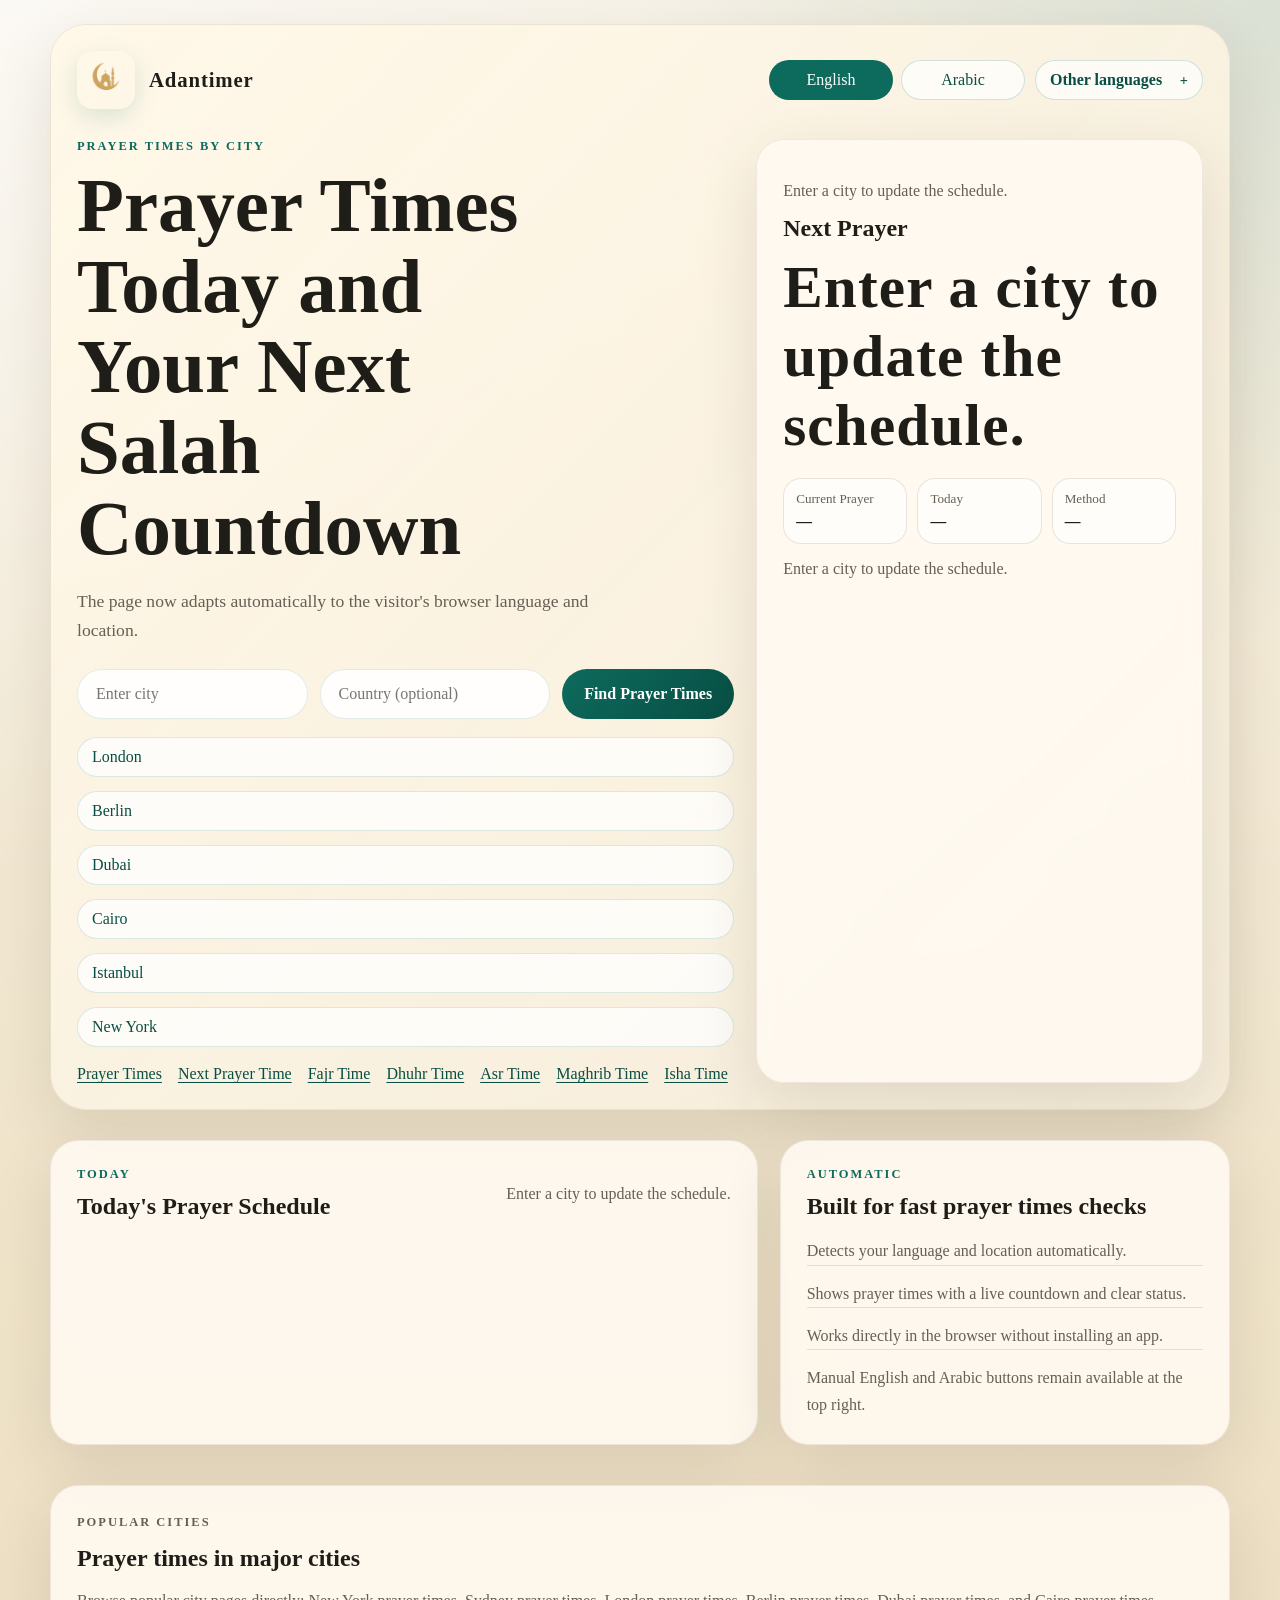
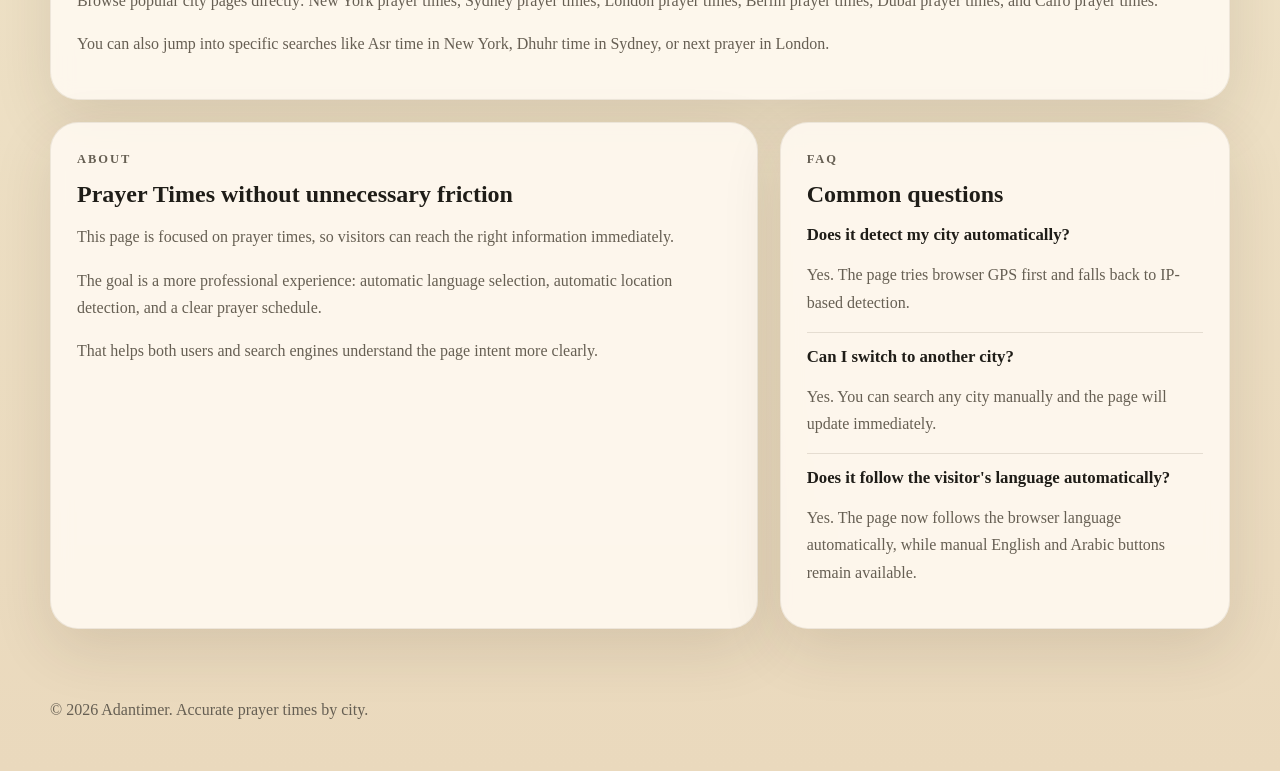
<file: index.html>
<!DOCTYPE html>
<html lang="en">
<head>
  <meta charset="UTF-8">
  <meta name="viewport" content="width=device-width, initial-scale=1.0">
  <title>Adantimer | Accurate Prayer Times and Next Salah Countdown</title>
  <meta name="description" content="Check accurate prayer times for your city, see the next salah countdown, and let Adantimer adapt to your browser language and location.">
  <meta name="author" content="Adantimer Team">
  <meta name="robots" content="index,follow">
  <meta name="theme-color" content="#0d6b5d">
  <link rel="canonical" href="https://www.adantimer.com/">
  <link rel="alternate" hreflang="en" href="https://www.adantimer.com/">
  <link rel="alternate" hreflang="ar" href="https://www.adantimer.com/ar">
  <link rel="alternate" hreflang="de" href="https://www.adantimer.com/de">
  <link rel="alternate" hreflang="fr" href="https://www.adantimer.com/fr">
  <link rel="alternate" hreflang="tr" href="https://www.adantimer.com/tr">
  <link rel="alternate" hreflang="zh-hans" href="https://www.adantimer.com/zh-hans">
  <link rel="alternate" hreflang="x-default" href="https://www.adantimer.com/">
  <link rel="icon" type="image/png" href="/assets/favicon.png">
  <link rel="apple-touch-icon" href="/assets/favicon.png">

  <meta property="og:type" content="website">
  <meta property="og:title" content="Adantimer | Accurate Prayer Times and Next Salah Countdown">
  <meta property="og:description" content="Find today's prayer times, track the next prayer countdown, and load city-based salah times instantly.">
  <meta property="og:url" content="https://www.adantimer.com/">
  <meta property="og:image" content="https://www.adantimer.com/assets/favicon.png">

  <meta name="twitter:card" content="summary_large_image">
  <meta name="twitter:title" content="Adantimer | Accurate Prayer Times and Next Salah Countdown">
  <meta name="twitter:description" content="Find today's prayer times, track the next prayer countdown, and load city-based salah times instantly.">
  <meta name="twitter:image" content="https://www.adantimer.com/assets/favicon.png">

  <script type="application/ld+json" id="website-schema">
  {
    "@context": "https://schema.org",
    "@type": "WebSite",
    "name": "Adantimer",
    "url": "https://www.adantimer.com/",
    "description": "Adantimer helps Muslims check accurate prayer times and follow the next salah countdown by city.",
    "inLanguage": ["en", "ar", "de", "fr", "tr", "zh-Hans"]
  }
  </script>

  <script type="application/ld+json">
  {
    "@context": "https://schema.org",
    "@type": "FAQPage",
    "mainEntity": [
      {
        "@type": "Question",
        "name": "How does Adantimer find prayer times?",
        "acceptedAnswer": {
          "@type": "Answer",
          "text": "Adantimer uses your device location, an IP-based fallback, or a manually entered city to load daily prayer times."
        }
      },
      {
        "@type": "Question",
        "name": "Can I check prayer times for another city?",
        "acceptedAnswer": {
          "@type": "Answer",
          "text": "Yes. You can search for any city and Adantimer will update the page with local salah times and a next prayer countdown."
        }
      },
      {
        "@type": "Question",
        "name": "Which languages does Adantimer support?",
        "acceptedAnswer": {
          "@type": "Answer",
          "text": "Adantimer supports English, Arabic, German, French, Turkish, and Simplified Chinese, and it can adapt automatically to the visitor's browser language."
        }
      }
    ]
  }
  </script>

  <link rel="stylesheet" href="/style.css">
</head>
<body data-page="home">
  <header class="site-header">
    <div class="shell hero">
      <nav class="topbar" aria-label="Primary">
        <a class="brand" href="/">
          <img src="/assets/favicon.png" class="site-logo" alt="Adantimer logo">
          <span>Adantimer</span>
        </a>
        <div class="language-switch" aria-label="Language switcher">
          <div class="language-pills" role="group" aria-label="Primary language switch">
            <button type="button" data-lang="en" class="lang-btn is-active" aria-pressed="true">English</button>
            <button type="button" data-lang="ar" class="lang-btn" aria-pressed="false">Arabic</button>
          </div>
          <details class="language-menu">
            <summary class="language-menu-toggle" aria-label="Other languages">
              <span id="language-menu-label">Other languages</span>
              <span class="language-menu-caret" aria-hidden="true">+</span>
            </summary>
            <div class="language-menu-list">
              <button type="button" data-lang="zh-hans" class="lang-option">Chinese</button>
              <button type="button" data-lang="fr" class="lang-option">French</button>
              <button type="button" data-lang="de" class="lang-option">German</button>
              <button type="button" data-lang="tr" class="lang-option">Turkish</button>
            </div>
          </details>
        </div>
      </nav>

      <div class="hero-grid">
        <section class="hero-copy">
          <p class="eyebrow">Prayer times by city</p>
          <h1 id="hero-heading">Prayer Times Today and Your Next Salah Countdown</h1>
          <p id="hero-subtitle" class="hero-subtitle">
            Check accurate daily prayer times, follow the next prayer countdown, and switch quickly to any city worldwide.
          </p>

          <form id="location-form" class="location-form" novalidate>
            <label class="sr-only" for="manual-city">City</label>
            <input type="text" id="manual-city" name="city" placeholder="Enter city" autocomplete="address-level2">
            <label class="sr-only" for="manual-country">Country</label>
            <input type="text" id="manual-country" name="country" placeholder="Country (optional)" autocomplete="country-name">
            <button id="set-location-btn" type="submit">Find Prayer Times</button>
          </form>

          <div class="popular-cities" aria-label="Popular city shortcuts">
            <a class="city-chip" href="/london" data-city="London" data-country="United Kingdom">London</a>
            <a class="city-chip" href="/berlin" data-city="Berlin" data-country="Germany">Berlin</a>
            <a class="city-chip" href="/dubai" data-city="Dubai" data-country="United Arab Emirates">Dubai</a>
            <a class="city-chip" href="/cairo" data-city="Cairo" data-country="Egypt">Cairo</a>
            <a class="city-chip" href="/istanbul" data-city="Istanbul" data-country="Turkey">Istanbul</a>
            <a class="city-chip" href="/new-york" data-city="New York" data-country="United States">New York</a>
          </div>

          <div class="intent-links" aria-label="Prayer search shortcuts">
            <a href="/prayer-times">Prayer times today</a>
            <a href="/next-prayer">Next prayer time</a>
            <a href="/fajr-time">Fajr time</a>
            <a href="/dhuhr-time">Dhuhr time</a>
            <a href="/asr-time">Asr time</a>
            <a href="/maghrib-time">Maghrib time</a>
            <a href="/isha-time">Isha time</a>
          </div>
        </section>

        <aside class="next-prayer card featured-card" aria-live="polite">
          <p class="card-label" id="location-status">Detecting your location</p>
          <h2 id="title">Next Prayer</h2>
          <div id="next-prayer-name" class="highlight"></div>
          <div id="countdown" class="countdown">Loading...</div>
          <div class="mini-stats">
            <div class="mini-stat">
              <span id="current-prayer-label">Current Prayer</span>
              <strong id="current-prayer-value">Loading...</strong>
            </div>
            <div class="mini-stat">
              <span id="today-label">Today</span>
              <strong id="today-date-value">Loading...</strong>
            </div>
            <div class="mini-stat">
              <span id="method-label">Method</span>
              <strong id="method-value">Loading...</strong>
            </div>
          </div>
          <p id="location" class="location">Trying GPS, then IP fallback.</p>
        </aside>
      </div>
    </div>
  </header>

  <main class="shell main-content">
    <section class="content-grid">
      <section class="card schedule-card" aria-labelledby="schedule-heading">
        <div class="section-head">
          <div>
            <p class="eyebrow">Today</p>
            <h2 id="schedule-heading">Today's Prayer Schedule</h2>
          </div>
          <p id="schedule-summary" class="muted">Accurate times for your current city.</p>
        </div>
        <div id="prayer-times" class="prayer-times"></div>
      </section>

      <section class="card info-card" aria-labelledby="why-heading">
        <p class="eyebrow">Why people use it</p>
        <h2 id="why-heading">A faster way to check salah times</h2>
        <ul class="feature-list">
          <li>Loads prayer times from your location or any city you search.</li>
          <li>Shows the next prayer countdown immediately.</li>
          <li>Adapts to the visitor's browser language and keeps manual language switching available.</li>
          <li>Works directly in the browser without installing an app.</li>
        </ul>
      </section>
    </section>

    <section class="card prose" aria-labelledby="cities-heading">
      <p class="eyebrow">Popular Cities</p>
      <h2 id="cities-heading">Prayer times in major cities</h2>
      <p>
        Browse popular city pages directly: <a href="/new-york">New York prayer times</a>, <a href="/sydney">Sydney prayer times</a>, <a href="/london">London prayer times</a>, <a href="/berlin">Berlin prayer times</a>, <a href="/dubai">Dubai prayer times</a>, and <a href="/cairo">Cairo prayer times</a>.
      </p>
      <p>
        You can also jump into specific searches like <a href="/asr-time/new-york">Asr time in New York</a>, <a href="/dhuhr-time/sydney">Dhuhr time in Sydney</a>, or <a href="/next-prayer/london">next prayer in London</a>.
      </p>
    </section>

    <section class="seo-grid">
      <article class="card prose" aria-labelledby="about-heading">
        <p class="eyebrow">About</p>
        <h2 id="about-heading">Prayer times without the clutter</h2>
        <p>
          Adantimer is built for one clear job: helping you reach today's prayer times quickly. Instead of burying the schedule behind menus, the page shows your city, the next salah, and the full daily timetable right away.
        </p>
        <p>
          If you travel often or want to check prayer times for family in another place, you can search a city manually and share the city page directly. That makes Adantimer more useful for long-tail searches such as prayer times in Berlin, prayer times in London, or fajr time in Dubai today.
        </p>
        <p>
          Search engines tend to reward pages that are helpful, clear, and focused. This page is now structured around real user intent: finding accurate salah times for a specific place and understanding when the next prayer begins.
        </p>
      </article>

      <section class="card prose" aria-labelledby="faq-heading">
        <p class="eyebrow">FAQ</p>
        <h2 id="faq-heading">Common questions</h2>
        <div class="faq-list">
          <div>
            <h3>Can I open a direct city page?</h3>
            <p>Yes. Search for a city and the page updates its URL so it can be revisited or shared.</p>
          </div>
          <div>
            <h3>What if location access is blocked?</h3>
            <p>Adantimer falls back to IP-based detection, and you can always enter a city manually.</p>
          </div>
          <div>
            <h3>Which prayers are shown?</h3>
            <p>The schedule includes Fajr, Dhuhr, Asr, Maghrib, and Isha with a live next-prayer countdown.</p>
          </div>
        </div>
      </section>
    </section>
  </main>

  <footer class="shell footer">
    <p>&copy; 2026 Adantimer. Accurate prayer times by city.</p>
  </footer>

  <noscript>
    <div class="noscript-banner">
      JavaScript is required to load live prayer times and the next prayer countdown.
    </div>
  </noscript>

  <script>
    (() => {
      const languagePrefixes = new Set(["ar", "en", "de", "fr", "tr", "zh", "zh-cn", "zh-hans"]);
      const pageByPath = {
        "prayer-times": "prayer-times",
        "next-prayer": "next-prayer",
        "fajr-time": "fajr",
        "dhuhr-time": "dhuhr",
        "asr-time": "asr",
        "maghrib-time": "maghrib",
        "isha-time": "isha"
      };
      const parts = window.location.pathname.replace(/^\/+|\/+$/g, "").split("/").filter(Boolean);
      const first = (parts[0] || "").toLowerCase();
      const cleanParts = languagePrefixes.has(first) ? parts.slice(1) : parts;
      const page = pageByPath[cleanParts[0]];
      if (page) document.body.dataset.page = page;
    })();
  </script>
  <script src="/script.js"></script>
  <script>
    (() => {
      const languageMenu = document.querySelector(".language-menu");
      const languageMenuLabel = document.getElementById("language-menu-label");
      const languageOptionButtons = Array.from(document.querySelectorAll(".lang-option"));
      const quickLanguageButtons = Array.from(document.querySelectorAll(".lang-btn"));
      const primaryLanguages = new Set(["en", "ar"]);
      const languageLabels = {
        en: "Other languages",
        ar: "Other languages",
        de: "German",
        fr: "French",
        tr: "Turkish",
        "zh-hans": "Chinese"
      };

      if (!languageMenu || !languageMenuLabel || typeof window.setLanguage !== "function") return;

      const syncLanguageMenu = () => {
        const activeLanguage =
          window.language ||
          document.documentElement.lang.toLowerCase() ||
          localStorage.getItem("adantimer-language") ||
          "en";

        languageMenuLabel.textContent = languageLabels[activeLanguage] || "Other languages";
        languageMenu.classList.toggle("is-active", !primaryLanguages.has(activeLanguage));

        quickLanguageButtons.forEach(button => {
          const isActive = button.dataset.lang === activeLanguage;
          button.setAttribute("aria-pressed", isActive ? "true" : "false");
        });

        languageOptionButtons.forEach(button => {
          const isActive = button.dataset.lang === activeLanguage;
          button.classList.toggle("is-active", isActive);
          button.setAttribute("aria-pressed", isActive ? "true" : "false");
        });
      };

      const originalSetLanguage = window.setLanguage;
      window.setLanguage = (...args) => {
        const result = originalSetLanguage(...args);
        languageMenu.open = false;
        syncLanguageMenu();
        return result;
      };

      languageOptionButtons.forEach(button => {
        button.addEventListener("click", () => window.setLanguage(button.dataset.lang, true));
      });

      document.addEventListener("click", event => {
        if (!languageMenu.open) return;
        if (languageMenu.contains(event.target)) return;
        languageMenu.open = false;
      });

      syncLanguageMenu();
    })();
  </script>
</body>
</html>
</file>
<file: style.css>
:root {
  --bg: #f5f0e6;
  --bg-strong: #e5d7bd;
  --surface: rgba(255, 250, 242, 0.88);
  --surface-strong: #fff9ef;
  --text: #1f1d18;
  --muted: #665f53;
  --line: rgba(56, 42, 21, 0.12);
  --accent: #0d6b5d;
  --accent-strong: #084e44;
  --gold: #b98928;
  --shadow: 0 20px 60px rgba(57, 43, 24, 0.12);
  --radius-lg: 28px;
  --radius-md: 18px;
  --radius-sm: 12px;
  --max-width: 1180px;
}

* {
  box-sizing: border-box;
}

html {
  scroll-behavior: smooth;
}

body {
  margin: 0;
  color: var(--text);
  font-family: Georgia, "Times New Roman", serif;
  background:
    radial-gradient(circle at top left, rgba(255, 255, 255, 0.6), transparent 32%),
    radial-gradient(circle at top right, rgba(13, 107, 93, 0.12), transparent 24%),
    linear-gradient(180deg, #f7f1e5 0%, #efe3c8 55%, #ead9bd 100%);
  min-height: 100vh;
}

img {
  max-width: 100%;
  display: block;
}

button,
input {
  font: inherit;
}

button {
  cursor: pointer;
}

a {
  color: inherit;
  text-decoration: none;
}

.shell {
  width: min(calc(100% - 32px), var(--max-width));
  margin: 0 auto;
}

.site-header {
  padding: 24px 0 18px;
}

.hero {
  background:
    linear-gradient(135deg, rgba(255, 248, 232, 0.95), rgba(246, 237, 219, 0.92)),
    url("data:image/svg+xml,%3Csvg xmlns='http://www.w3.org/2000/svg' width='240' height='240' viewBox='0 0 240 240'%3E%3Cg fill='none' stroke='rgba(13,107,93,0.08)' stroke-width='1'%3E%3Cpath d='M120 20l26 26-26 26-26-26z'/%3E%3Cpath d='M60 80l26 26-26 26-26-26z'/%3E%3Cpath d='M180 80l26 26-26 26-26-26z'/%3E%3Cpath d='M120 140l26 26-26 26-26-26z'/%3E%3C/g%3E%3C/svg%3E");
  border: 1px solid rgba(56, 42, 21, 0.08);
  border-radius: 36px;
  padding: 26px;
  box-shadow: var(--shadow);
}

.topbar {
  display: flex;
  align-items: center;
  justify-content: space-between;
  gap: 16px;
}

.brand {
  display: inline-flex;
  align-items: center;
  gap: 14px;
  font-size: 1.3rem;
  font-weight: 700;
  letter-spacing: 0.04em;
}

.site-logo {
  width: 58px;
  height: 58px;
  object-fit: contain;
  border-radius: 16px;
  box-shadow: 0 8px 24px rgba(13, 107, 93, 0.14);
}

.language-switch {
  display: inline-flex;
  align-items: center;
  gap: 10px;
}

.language-pills {
  display: inline-flex;
  gap: 8px;
}

.lang-btn,
.lang-option,
.language-menu-toggle {
  border: 1px solid rgba(13, 107, 93, 0.18);
  background: rgba(255, 255, 255, 0.7);
  color: var(--accent-strong);
  border-radius: 999px;
  padding: 10px 14px;
  min-width: 52px;
  transition:
    transform 160ms ease,
    background 160ms ease,
    color 160ms ease,
    border-color 160ms ease,
    box-shadow 160ms ease;
}

.lang-btn,
.language-menu-toggle {
  min-width: 124px;
  justify-content: center;
}

.lang-btn:hover,
.lang-btn:focus-visible,
.lang-option:hover,
.lang-option:focus-visible,
.language-menu-toggle:hover,
.language-menu-toggle:focus-visible,
.city-chip:hover,
.city-chip:focus-visible,
#set-location-btn:hover,
#set-location-btn:focus-visible {
  transform: translateY(-1px);
}

.lang-btn.is-active {
  background: var(--accent);
  color: #fff;
}

.language-menu {
  position: relative;
}

.language-menu[open] {
  z-index: 20;
}

.language-menu-toggle {
  display: inline-flex;
  align-items: center;
  justify-content: space-between;
  gap: 10px;
  list-style: none;
  min-width: 168px;
  font-weight: 600;
}

.language-menu-toggle::-webkit-details-marker {
  display: none;
}

.language-menu-caret {
  font-size: 0.9rem;
  line-height: 1;
  transition: transform 160ms ease;
}

.language-menu[open] .language-menu-caret {
  transform: rotate(45deg);
}

.language-menu.is-active .language-menu-toggle,
.language-menu[open] .language-menu-toggle {
  border-color: rgba(13, 107, 93, 0.3);
  box-shadow: 0 10px 28px rgba(13, 107, 93, 0.12);
}

.language-menu-list {
  position: absolute;
  top: calc(100% + 10px);
  right: 0;
  display: grid;
  gap: 8px;
  min-width: 196px;
  padding: 12px;
  border: 1px solid rgba(56, 42, 21, 0.1);
  border-radius: 20px;
  background: rgba(255, 250, 242, 0.98);
  backdrop-filter: blur(14px);
  box-shadow: 0 20px 50px rgba(57, 43, 24, 0.14);
}

.lang-option {
  width: 100%;
  text-align: left;
  min-width: 0;
}

.lang-option.is-active {
  background: rgba(13, 107, 93, 0.12);
  border-color: rgba(13, 107, 93, 0.22);
  color: var(--accent-strong);
}

.hero-grid {
  display: grid;
  grid-template-columns: 1.25fr 0.85fr;
  gap: 22px;
  margin-top: 30px;
}

.hero-copy,
.featured-card,
.schedule-card,
.info-card,
.prose {
  animation: rise-in 600ms ease both;
}

.featured-card {
  animation-delay: 120ms;
}

.schedule-card {
  animation-delay: 180ms;
}

.info-card {
  animation-delay: 240ms;
}

.eyebrow {
  margin: 0 0 12px;
  text-transform: uppercase;
  letter-spacing: 0.16em;
  font-size: 0.78rem;
  color: var(--accent);
  font-weight: 700;
}

.hero-copy h1,
.prose h2,
.section-head h2,
.info-card h2,
.featured-card h2 {
  margin: 0;
  line-height: 1.05;
  font-weight: 700;
}

.hero-copy h1 {
  font-size: clamp(2.6rem, 7vw, 4.8rem);
  max-width: 12ch;
}

.hero-subtitle {
  margin: 18px 0 0;
  max-width: 62ch;
  font-size: 1.1rem;
  line-height: 1.65;
  color: var(--muted);
}

.location-form {
  display: grid;
  grid-template-columns: minmax(0, 1fr) minmax(0, 1fr) auto;
  gap: 12px;
  margin-top: 24px;
}

.location-form input {
  width: 100%;
  border: 1px solid rgba(13, 107, 93, 0.12);
  background: rgba(255, 255, 255, 0.9);
  border-radius: 999px;
  padding: 15px 18px;
  color: var(--text);
}

.location-form input:focus-visible {
  outline: 2px solid rgba(13, 107, 93, 0.3);
  outline-offset: 2px;
}

#set-location-btn {
  border: none;
  border-radius: 999px;
  background: linear-gradient(135deg, var(--accent), var(--accent-strong));
  color: #fff;
  padding: 15px 22px;
  font-weight: 700;
  white-space: nowrap;
}

.popular-cities {
  display: grid;
  gap: 14px;
  margin-top: 18px;
}

.city-chip-group {
  display: grid;
  gap: 10px;
}

.city-group-label {
  font-size: 0.8rem;
  font-weight: 700;
  letter-spacing: 0.08em;
  text-transform: uppercase;
  color: var(--muted);
}

.city-chip-list {
  display: flex;
  flex-wrap: wrap;
  gap: 10px;
}

.city-chip {
  display: inline-flex;
  align-items: center;
  border: 1px solid rgba(13, 107, 93, 0.14);
  background: rgba(255, 255, 255, 0.75);
  color: var(--accent-strong);
  border-radius: 999px;
  padding: 10px 14px;
}

.city-chip-overflow {
  display: grid;
  gap: 14px;
  padding-top: 10px;
}

.city-chip-more {
  display: grid;
  gap: 10px;
}

.city-chip-more-toggle {
  display: inline-flex;
  align-items: center;
  gap: 10px;
  width: fit-content;
  border: 1px solid rgba(56, 42, 21, 0.08);
  border-radius: 999px;
  padding: 10px 14px;
  background: rgba(255, 255, 255, 0.74);
  color: var(--text);
  font-weight: 600;
  list-style: none;
}

.city-chip-more-toggle strong {
  color: var(--accent-strong);
}

.city-chip-more-toggle::-webkit-details-marker {
  display: none;
}

.city-chip-more[open] .city-chip-more-toggle {
  background: rgba(13, 107, 93, 0.08);
  border-color: rgba(13, 107, 93, 0.18);
}

.intent-links {
  display: flex;
  flex-wrap: wrap;
  gap: 12px 16px;
  margin-top: 18px;
}

.intent-links a {
  color: var(--accent-strong);
  text-decoration: underline;
  text-underline-offset: 3px;
}

.card {
  background: var(--surface);
  border: 1px solid rgba(56, 42, 21, 0.08);
  border-radius: var(--radius-lg);
  box-shadow: var(--shadow);
  backdrop-filter: blur(10px);
}

.featured-card {
  padding: 26px;
}

.card-label,
.muted,
.location {
  color: var(--muted);
}

.highlight {
  margin-top: 12px;
  color: var(--gold);
  font-size: 1.7rem;
  font-weight: 700;
}

.countdown {
  margin-top: 10px;
  font-size: clamp(2rem, 7vw, 3.7rem);
  font-weight: 700;
  letter-spacing: 0.02em;
}

.mini-stats {
  display: grid;
  grid-template-columns: repeat(3, minmax(0, 1fr));
  gap: 10px;
  margin-top: 18px;
}

.mini-stat {
  padding: 12px;
  border-radius: var(--radius-md);
  background: rgba(255, 255, 255, 0.72);
  border: 1px solid var(--line);
}

.mini-stat span {
  display: block;
  font-size: 0.82rem;
  color: var(--muted);
}

.mini-stat strong {
  display: block;
  margin-top: 6px;
  font-size: 0.98rem;
}

.main-content {
  padding: 12px 0 56px;
}

.content-grid,
.seo-grid {
  display: grid;
  grid-template-columns: minmax(0, 1.1fr) minmax(320px, 0.7fr);
  gap: 22px;
}

.content-grid + .qibla-panel,
.content-grid + .tools-hub {
  margin-top: 16px;
}

.qibla-panel + .tools-hub {
  margin-top: 18px;
}

.content-grid + .prose,
.content-grid + .seo-grid,
.content-grid + section.prose,
.tools-hub + .prose,
.tools-hub + .seo-grid,
.tools-hub + section.prose {
  margin-top: 40px;
}

.seo-grid {
  margin-top: 22px;
}

.priority-link-groups {
  display: grid;
  gap: 18px;
}

.priority-link-group {
  display: grid;
  gap: 10px;
}

.priority-link-heading {
  margin: 0;
  font-size: 1rem;
}

.priority-link-list {
  display: flex;
  flex-wrap: wrap;
  gap: 10px 12px;
}

.priority-link {
  color: var(--accent-strong);
  text-decoration: underline;
  text-underline-offset: 3px;
}

.schedule-card,
.info-card,
.prose {
  padding: 26px;
}

.qibla-panel {
  padding: 26px;
  display: grid;
  gap: 20px;
}

body[data-page="quran"] .hero-grid {
  grid-template-columns: minmax(0, 1fr);
}

body[data-page="quran-surah"] .hero-grid {
  grid-template-columns: minmax(0, 1fr);
}

body[data-page="dhikr"] .hero-grid,
body[data-page="dhikr-collection"] .hero-grid,
body[data-page="hadith"] .hero-grid {
  grid-template-columns: minmax(0, 1fr);
}

body[data-page="dhikr-collection"] .hero-grid {
  grid-template-columns: minmax(0, 1fr);
}

body[data-page="quran"] .hero-copy {
  max-inline-size: none;
}

body[data-page="quran-surah"] .hero-copy {
  max-inline-size: none;
}

body[data-page="dhikr"] .hero-copy,
body[data-page="dhikr-collection"] .hero-copy,
body[data-page="hadith"] .hero-copy {
  max-inline-size: none;
}

.dhikr-hero-stats {
  display: grid;
  grid-template-columns: repeat(3, minmax(0, 1fr));
  gap: 14px;
  margin-top: 24px;
}

.dhikr-hero-stat {
  padding: 16px 18px;
  border-radius: var(--radius-md);
  border: 1px solid rgba(56, 42, 21, 0.08);
  background: rgba(255, 255, 255, 0.7);
}

.dhikr-hero-stat strong,
.dhikr-hero-stat span {
  display: block;
}

.dhikr-hero-stat strong {
  font-size: 1.2rem;
}

.dhikr-hero-stat span {
  margin-top: 6px;
  color: var(--muted);
  font-size: 0.9rem;
}

.hadith-search-bar {
  margin-top: 22px;
}

.hadith-hero-stats {
  display: grid;
  grid-template-columns: repeat(3, minmax(0, 1fr));
  gap: 14px;
  margin-top: 22px;
}

.hadith-hero-stat {
  padding: 16px 18px;
  border-radius: var(--radius-md);
  border: 1px solid rgba(56, 42, 21, 0.08);
  background: rgba(255, 255, 255, 0.7);
}

.hadith-hero-stat strong,
.hadith-hero-stat span {
  display: block;
}

.hadith-hero-stat strong {
  font-size: 1.2rem;
}

.hadith-hero-stat span {
  margin-top: 6px;
  color: var(--muted);
  font-size: 0.9rem;
}

.quran-search-bar {
  margin-top: 22px;
}

.quran-search-row {
  display: grid;
  grid-template-columns: minmax(0, 1fr) auto;
  gap: 10px;
  align-items: center;
}

.quran-search-input {
  inline-size: 100%;
  min-block-size: 54px;
  padding: 14px 16px;
  border-radius: var(--radius-md);
  border: 1px solid var(--line);
  background: rgba(255, 255, 255, 0.82);
  color: var(--text);
  font: inherit;
}

.quran-search-clear {
  inline-size: 54px;
  block-size: 54px;
  border: 1px solid var(--line);
  border-radius: var(--radius-md);
  background: rgba(255, 255, 255, 0.82);
  color: var(--accent-strong);
  font-size: 1.5rem;
  line-height: 1;
  cursor: pointer;
}

.quran-search-hint {
  margin-top: 10px;
}

.quran-hero-stats {
  display: grid;
  grid-template-columns: repeat(3, minmax(0, 1fr));
  gap: 14px;
  margin-top: 22px;
}

.quran-hero-stat {
  padding: 16px 18px;
  border-radius: var(--radius-md);
  border: 1px solid rgba(56, 42, 21, 0.08);
  background: rgba(255, 255, 255, 0.7);
}

.quran-hero-stat strong,
.quran-hero-stat span {
  display: block;
}

.quran-hero-stat strong {
  font-size: 1.2rem;
}

.quran-hero-stat span {
  margin-top: 6px;
  color: var(--muted);
  font-size: 0.9rem;
}

.quran-index-card {
  padding: 26px;
}

.quran-index-intro {
  margin: 12px 0 0;
  color: var(--muted);
}

.quran-search-empty {
  margin: 18px 0 0;
}

.quran-surah-grid {
  display: grid;
  grid-template-columns: repeat(2, minmax(0, 1fr));
  gap: 16px;
  margin-top: 22px;
}

.quran-surah-card {
  padding: 18px;
  border-radius: var(--radius-md);
  border: 1px solid rgba(56, 42, 21, 0.08);
  background: rgba(255, 255, 255, 0.74);
}

.quran-surah-link {
  display: block;
  color: inherit;
  text-decoration: none;
}

.quran-surah-top {
  display: grid;
  grid-template-columns: auto minmax(0, 1fr) auto;
  gap: 14px;
  align-items: start;
}

.quran-surah-number {
  inline-size: 42px;
  block-size: 42px;
  border-radius: 50%;
  display: grid;
  place-items: center;
  font-weight: 700;
  color: var(--accent-strong);
  background: rgba(13, 107, 93, 0.08);
}

.quran-surah-meta h3,
.quran-surah-meta p {
  margin: 0;
}

.quran-surah-meta p {
  margin-top: 6px;
  color: var(--muted);
}

.quran-surah-arabic {
  font-size: 1.2rem;
  line-height: 1.4;
}

.quran-surah-details {
  display: flex;
  flex-wrap: wrap;
  gap: 10px 14px;
  margin-top: 14px;
  color: var(--muted);
  font-size: 0.92rem;
}

.quran-reader {
  display: grid;
  gap: 28px;
}

.quran-reader-card {
  padding: 28px;
}

.quran-reader-head {
  display: flex;
  align-items: flex-start;
  justify-content: space-between;
  gap: 18px;
}

.quran-reader-intro {
  margin: 12px 0 0;
  color: var(--muted);
}

.quran-surah-arabic-hero {
  margin: 14px 0 0;
  font-size: clamp(1.4rem, 2vw, 1.8rem);
  line-height: 1.9;
  direction: rtl;
  text-align: right;
  color: var(--accent-strong);
}

.quran-surah-hero .secondary-link {
  display: inline-flex;
  margin-top: 18px;
}

.quran-surah-hero .quran-hero-stats {
  grid-template-columns: repeat(3, minmax(0, 1fr));
}

.secondary-link {
  color: var(--accent-strong);
  text-decoration: none;
  white-space: nowrap;
}

.quran-reader-meta {
  display: flex;
  flex-wrap: wrap;
  gap: 10px 14px;
  margin-top: 18px;
  color: var(--muted);
}

.quran-ayah-list {
  display: grid;
  gap: 14px;
  margin-top: 22px;
}

.quran-ayah-row {
  display: grid;
  grid-template-columns: auto minmax(0, 1fr);
  gap: 16px;
  align-items: start;
  padding: 18px 0;
  border-top: 1px solid rgba(56, 42, 21, 0.08);
}

.quran-ayah-row:first-child {
  border-top: 0;
  padding-top: 0;
}

.quran-ayah-number {
  inline-size: 44px;
  block-size: 44px;
  border-radius: 50%;
  display: grid;
  place-items: center;
  font-weight: 700;
  color: var(--accent-strong);
  background: rgba(13, 107, 93, 0.08);
}

.quran-ayah-text {
  margin: 0;
  direction: rtl;
  text-align: right;
  font-size: 1.4rem;
  line-height: 2.2;
}

.quran-surah-empty {
  padding: 18px 0 8px;
  color: var(--muted);
}

.quran-nav-grid {
  display: grid;
  grid-template-columns: repeat(3, minmax(0, 1fr));
  gap: 16px;
}

.quran-nav-card {
  display: block;
  padding: 18px;
  border-radius: var(--radius-md);
  border: 1px solid rgba(56, 42, 21, 0.08);
  background: rgba(255, 255, 255, 0.74);
  color: inherit;
  text-decoration: none;
}

.quran-nav-card-index {
  border-style: dashed;
}

.quran-nav-label {
  display: block;
  margin-bottom: 8px;
  font-size: 0.85rem;
  color: var(--muted);
  text-transform: uppercase;
  letter-spacing: 0.08em;
}

.dhikr-dashboard {
  display: grid;
  gap: 28px;
}

.hadith-dashboard {
  display: grid;
  gap: 28px;
}

.dhikr-summary-card,
.dhikr-collections-card {
  padding: 28px;
}

.hadith-collections-card {
  padding: 28px;
}

.dhikr-summary-grid {
  display: grid;
  grid-template-columns: repeat(3, minmax(0, 1fr));
  gap: 14px;
  margin-top: 20px;
}

.dhikr-summary-stat {
  padding: 16px 18px;
  border-radius: var(--radius-md);
  border: 1px solid rgba(56, 42, 21, 0.08);
  background: rgba(255, 255, 255, 0.72);
}

.dhikr-summary-stat span,
.dhikr-summary-stat strong {
  display: block;
}

.dhikr-summary-stat span {
  color: var(--muted);
  font-size: 0.9rem;
}

.dhikr-summary-stat strong {
  margin-top: 8px;
  font-size: 1.3rem;
}

.dhikr-summary-actions {
  display: flex;
  flex-wrap: wrap;
  gap: 12px;
  margin-top: 20px;
}

.dhikr-summary-btn {
  border: 0;
  border-radius: 999px;
  padding: 12px 18px;
  background: var(--accent-strong);
  color: #fff;
  font: inherit;
  cursor: pointer;
}

.dhikr-summary-btn.is-secondary {
  background: rgba(13, 107, 93, 0.1);
  color: var(--accent-strong);
}

.dhikr-category-row {
  display: flex;
  flex-wrap: wrap;
  gap: 10px;
  margin-top: 18px;
}

.hadith-category-row {
  display: grid;
  gap: 12px;
  margin-top: 18px;
}

.hadith-category-primary,
.hadith-category-overflow {
  display: flex;
  flex-wrap: wrap;
  gap: 10px;
}

.hadith-category-more {
  display: grid;
  gap: 10px;
}

.hadith-category-more-toggle {
  display: inline-flex;
  align-items: center;
  gap: 10px;
  width: fit-content;
  border: 1px solid rgba(56, 42, 21, 0.08);
  border-radius: 999px;
  padding: 10px 14px;
  background: rgba(255, 255, 255, 0.74);
  color: inherit;
  cursor: pointer;
  list-style: none;
}

.hadith-category-more-toggle strong {
  color: var(--accent-strong);
}

.hadith-category-more-toggle::-webkit-details-marker {
  display: none;
}

.hadith-category-more[open] .hadith-category-more-toggle {
  background: rgba(13, 107, 93, 0.08);
  border-color: rgba(13, 107, 93, 0.18);
}

.dhikr-category-chip {
  display: inline-flex;
  align-items: center;
  gap: 10px;
  border: 1px solid rgba(56, 42, 21, 0.08);
  border-radius: 999px;
  padding: 10px 14px;
  background: rgba(255, 255, 255, 0.74);
  color: inherit;
  font: inherit;
  cursor: pointer;
  text-decoration: none;
}

.hadith-category-chip {
  display: inline-flex;
  align-items: center;
  gap: 10px;
  border: 1px solid rgba(56, 42, 21, 0.08);
  border-radius: 999px;
  padding: 10px 14px;
  background: rgba(255, 255, 255, 0.74);
  color: inherit;
  text-decoration: none;
  font: inherit;
  cursor: pointer;
}

.dhikr-category-chip strong {
  color: var(--accent-strong);
}

.hadith-category-chip strong {
  color: var(--accent-strong);
}

.dhikr-category-chip.is-active {
  background: rgba(13, 107, 93, 0.12);
  border-color: rgba(13, 107, 93, 0.24);
}

.hadith-category-chip.is-active {
  background: rgba(13, 107, 93, 0.12);
  border-color: rgba(13, 107, 93, 0.24);
}

.dhikr-card-grid {
  display: grid;
  grid-template-columns: repeat(2, minmax(0, 1fr));
  gap: 16px;
  margin-top: 22px;
}

.hadith-card-grid {
  display: grid;
  grid-template-columns: repeat(2, minmax(0, 1fr));
  gap: 16px;
  margin-top: 22px;
}

.dhikr-card {
  display: grid;
  gap: 16px;
  padding: 22px;
  border-radius: var(--radius-md);
  border: 1px solid rgba(56, 42, 21, 0.08);
  background: rgba(255, 255, 255, 0.74);
}

.hadith-card {
  display: grid;
  gap: 16px;
  padding: 22px;
  border-radius: var(--radius-md);
  border: 1px solid rgba(56, 42, 21, 0.08);
  background: rgba(255, 255, 255, 0.74);
}

.dhikr-card[hidden],
.dhikr-card.is-hidden {
  display: none !important;
}

.hadith-card[hidden],
.hadith-card.is-hidden {
  display: none !important;
}

.dhikr-card.is-complete {
  border-color: rgba(13, 107, 93, 0.24);
  box-shadow: inset 0 0 0 1px rgba(13, 107, 93, 0.16);
}

.dhikr-card-head,
.dhikr-card-meta,
.dhikr-counter {
  display: flex;
  align-items: center;
  justify-content: space-between;
  gap: 12px;
}

.hadith-card-head,
.hadith-card-meta {
  display: flex;
  align-items: center;
  justify-content: space-between;
  gap: 12px;
}

.dhikr-card-category,
.dhikr-card-target {
  display: inline-flex;
  align-items: center;
  border-radius: 999px;
  padding: 6px 10px;
  font-size: 0.85rem;
}

.hadith-card-category,
.hadith-card-grade {
  display: inline-flex;
  align-items: center;
  border-radius: 999px;
  padding: 6px 10px;
  font-size: 0.85rem;
}

.dhikr-card-category {
  background: rgba(13, 107, 93, 0.1);
  color: var(--accent-strong);
}

.hadith-card-category {
  background: rgba(13, 107, 93, 0.1);
  color: var(--accent-strong);
}

.dhikr-card-target {
  background: rgba(56, 42, 21, 0.06);
  color: var(--muted);
}

.hadith-card-grade {
  background: rgba(56, 42, 21, 0.06);
  color: var(--muted);
}

.dhikr-card-badges {
  display: flex;
  flex-wrap: wrap;
  gap: 10px;
}

.hadith-card-badges {
  display: flex;
  flex-wrap: wrap;
  gap: 10px;
}

.dhikr-meta-badge {
  display: inline-flex;
  align-items: center;
  border-radius: 999px;
  padding: 6px 10px;
  background: rgba(56, 42, 21, 0.06);
  color: var(--muted);
  font-size: 0.8rem;
  line-height: 1.2;
}

.dhikr-meta-badge.is-grade {
  background: rgba(13, 107, 93, 0.12);
  color: var(--accent-strong);
}

.dhikr-meta-badge.is-guided {
  background: rgba(185, 135, 56, 0.12);
  color: #7a5b1f;
}

.dhikr-card-arabic,
.dhikr-card-transliteration,
.dhikr-card-translation {
  margin: 0;
}

.hadith-card-arabic,
.hadith-card-translation {
  margin: 0;
}

.dhikr-card-arabic {
  direction: rtl;
  text-align: right;
  font-size: 1.55rem;
  line-height: 2;
  color: var(--accent-strong);
}

.hadith-card-arabic {
  direction: rtl;
  text-align: right;
  font-size: 1.45rem;
  line-height: 2;
  color: var(--accent-strong);
}

.dhikr-card-transliteration {
  font-weight: 600;
}

.hadith-card-translation {
  color: var(--text);
  line-height: 1.75;
}

.hadith-card-meta {
  align-items: flex-start;
  color: var(--muted);
}

.hadith-card-meta span:first-child {
  flex: 0 0 auto;
  font-size: 0.85rem;
  text-transform: uppercase;
  letter-spacing: 0.08em;
}

.hadith-card-meta span:last-child {
  text-align: right;
}

.hadith-empty-state {
  margin: 18px 0 0;
}

.dhikr-card-translation {
  color: var(--muted);
}

.dhikr-card-focus {
  margin: 0;
  color: inherit;
  font-weight: 600;
}

.dhikr-card-meta {
  flex-wrap: wrap;
  justify-content: flex-start;
  color: var(--muted);
  font-size: 0.92rem;
}

.dhikr-card-meta span:first-child {
  font-weight: 600;
  color: inherit;
}

.dhikr-counter {
  justify-content: flex-start;
}

.dhikr-counter-btn {
  inline-size: 42px;
  block-size: 42px;
  border: 0;
  border-radius: 50%;
  background: rgba(13, 107, 93, 0.1);
  color: var(--accent-strong);
  font: inherit;
  font-size: 1.2rem;
  cursor: pointer;
}

.dhikr-counter-btn:disabled,
.dhikr-reset-btn:disabled {
  opacity: 0.45;
  cursor: default;
}

.dhikr-counter-value {
  min-inline-size: 54px;
  text-align: center;
  font-size: 1.25rem;
}

.dhikr-progress-block {
  display: grid;
  gap: 10px;
}

.dhikr-progress-bar {
  overflow: hidden;
  block-size: 10px;
  border-radius: 999px;
  background: rgba(13, 107, 93, 0.08);
}

.dhikr-progress-fill {
  display: block;
  block-size: 100%;
  border-radius: inherit;
  background: linear-gradient(90deg, rgba(13, 107, 93, 0.7), rgba(13, 107, 93, 0.96));
}

.dhikr-progress-text {
  margin: 0;
  color: var(--muted);
  font-size: 0.92rem;
}

.dhikr-reset-btn {
  justify-self: start;
  border: 0;
  border-radius: 999px;
  padding: 10px 14px;
  background: rgba(56, 42, 21, 0.08);
  color: inherit;
  font: inherit;
  cursor: pointer;
}

.qibla-panel-grid {
  display: grid;
  grid-template-columns: minmax(280px, 0.9fr) minmax(0, 1.1fr);
  gap: 24px;
  align-items: center;
}

.qibla-compass-card {
  display: grid;
  place-items: center;
  padding: 20px;
  border-radius: var(--radius-lg);
  border: 1px solid rgba(13, 107, 93, 0.14);
  background:
    radial-gradient(circle at 50% 30%, rgba(255, 252, 244, 0.96), rgba(244, 235, 213, 0.92));
}

.qibla-compass {
  position: relative;
  inline-size: min(100%, 280px);
  aspect-ratio: 1;
  border-radius: 50%;
  border: 1px solid rgba(13, 107, 93, 0.18);
  background:
    radial-gradient(circle at center, rgba(255, 255, 255, 0.92) 0 18%, rgba(247, 240, 223, 0.94) 18% 64%, rgba(232, 220, 192, 0.92) 64% 100%);
  box-shadow:
    inset 0 0 0 10px rgba(255, 255, 255, 0.32),
    0 18px 36px rgba(57, 43, 24, 0.12);
  overflow: visible;
}

.qibla-dial,
.qibla-compass-ring,
.qibla-compass-core,
.qibla-needle,
.qibla-kaaba-marker {
  position: absolute;
  inset: 50%;
}

.qibla-dial {
  inline-size: 100%;
  block-size: 100%;
  transform: translate(-50%, -50%);
  transform-origin: 50% 50%;
}

.qibla-compass-ring {
  inline-size: 76%;
  block-size: 76%;
  transform: translate(-50%, -50%);
  border-radius: 50%;
  border: 1px dashed rgba(13, 107, 93, 0.2);
}

.qibla-compass-core {
  inline-size: 16px;
  block-size: 16px;
  transform: translate(-50%, -50%);
  border-radius: 50%;
  background: #0d6b5d;
  box-shadow: 0 0 0 6px rgba(13, 107, 93, 0.14);
}

.qibla-needle {
  inline-size: 100%;
  block-size: 100%;
  transform: translate(-50%, -50%) rotate(0deg);
  transform-origin: 50% 50%;
}

.qibla-bearing-line {
  position: absolute;
  left: 50%;
  top: 50%;
  inline-size: 5px;
  block-size: 32%;
  transform: translate(-50%, -100%);
  transform-origin: 50% 100%;
  border-radius: 999px;
  background: linear-gradient(180deg, rgba(13, 107, 93, 0.14), rgba(13, 107, 93, 0.9));
  box-shadow: 0 8px 16px rgba(13, 107, 93, 0.12);
}

.qibla-bearing-line::before {
  content: "";
  position: absolute;
  left: 50%;
  top: -2px;
  transform: translate(-50%, -100%);
  border-left: 8px solid transparent;
  border-right: 8px solid transparent;
  border-bottom: 16px solid #0d6b5d;
  filter: drop-shadow(0 8px 12px rgba(13, 107, 93, 0.14));
}

.qibla-kaaba-marker {
  inline-size: 100%;
  block-size: 100%;
  transform: translate(-50%, -50%) rotate(0deg);
  transform-origin: 50% 50%;
}

.qibla-kaaba-icon {
  position: absolute;
  left: 50%;
  top: 50%;
  inline-size: 26px;
  block-size: 26px;
  transform: translate(-50%, -128px);
  border-radius: 6px;
  background:
    linear-gradient(180deg, #c9a545 0 18%, #111111 18% 100%);
  box-shadow:
    0 10px 22px rgba(20, 14, 10, 0.18),
    inset 0 0 0 1px rgba(255, 231, 166, 0.16);
  outline: 3px solid rgba(255, 249, 239, 0.95);
}

.qibla-kaaba-icon::before,
.qibla-kaaba-icon::after {
  content: "";
  position: absolute;
  inset: 0;
  border-radius: inherit;
}

.qibla-kaaba-icon::before {
  background:
    linear-gradient(90deg, rgba(255, 255, 255, 0.08), rgba(255, 255, 255, 0.0) 40%);
}

.qibla-kaaba-icon::after {
  inset: auto;
  left: 50%;
  bottom: -8px;
  inline-size: 2px;
  block-size: 10px;
  transform: translateX(-50%);
  border-radius: 999px;
  background: rgba(39, 28, 17, 0.48);
}

.qibla-cardinal {
  position: absolute;
  font-size: 0.86rem;
  font-weight: 700;
  color: var(--muted);
  letter-spacing: 0.08em;
}

.qibla-cardinal-n { top: 14px; left: 50%; transform: translateX(-50%); }
.qibla-cardinal-e { right: 16px; top: 50%; transform: translateY(-50%); }
.qibla-cardinal-s { bottom: 14px; left: 50%; transform: translateX(-50%); }
.qibla-cardinal-w { left: 16px; top: 50%; transform: translateY(-50%); }

.qibla-readout {
  display: grid;
  gap: 18px;
}

.qibla-sensor-controls {
  display: grid;
  gap: 10px;
}

.qibla-sensor-button {
  width: auto;
  min-width: 0;
  justify-self: start;
  padding-inline: 16px;
  background: #0d6b5d;
  color: #fff;
}

.qibla-sensor-hint {
  margin: 0;
  color: var(--muted);
  line-height: 1.6;
}

.qibla-readout-head {
  display: grid;
  gap: 8px;
}

.qibla-readout-head strong {
  font-size: 1.08rem;
}

.qibla-readout-head span {
  color: var(--muted);
  line-height: 1.65;
}

.qibla-stats {
  display: grid;
  grid-template-columns: repeat(2, minmax(0, 1fr));
  gap: 14px;
}

.qibla-stat {
  display: grid;
  gap: 8px;
  padding: 16px 18px;
  border-radius: var(--radius-md);
  border: 1px solid rgba(13, 107, 93, 0.14);
  background: rgba(255, 255, 255, 0.68);
}

.qibla-stat span {
  color: var(--muted);
  line-height: 1.5;
}

.qibla-stat strong {
  font-size: 1.25rem;
  font-weight: 700;
}

.tools-hub {
  padding: 26px;
  display: grid;
  grid-template-columns: minmax(0, 0.95fr) minmax(0, 1.35fr);
  gap: 22px;
  align-items: start;
}

body[data-page="qibla"] .hero-grid {
  grid-template-columns: minmax(0, 1fr);
}

body[data-page="qibla"] .featured-card,
body[data-page="qibla"] .main-content > .content-grid,
body[data-page="qibla"] .main-content > .tools-hub,
body[data-page="qibla"] .main-content > .prose,
body[data-page="qibla"] .main-content > .seo-grid {
  display: none;
}

body[data-page="qibla"] .hero-copy {
  max-width: 820px;
}

body[data-page="qibla"] .hero-copy .popular-cities,
body[data-page="qibla"] .hero-copy .intent-links {
  display: none;
}

body[data-page="qibla"] .main-content {
  padding-top: 0;
}

body[data-page="qibla"] .qibla-panel {
  margin-top: 0;
  padding: 32px;
  gap: 24px;
}

body[data-page="qibla"] .qibla-panel-grid {
  grid-template-columns: minmax(300px, 0.95fr) minmax(0, 1.05fr);
}

.tools-copy p:last-child {
  margin-bottom: 0;
}

.tools-grid {
  display: grid;
  grid-template-columns: repeat(2, minmax(0, 1fr));
  gap: 14px;
}

.tool-link-card {
  display: flex;
  flex-direction: column;
  gap: 10px;
  min-height: 100%;
  padding: 18px;
  border-radius: var(--radius-md);
  border: 1px solid rgba(13, 107, 93, 0.14);
  background:
    linear-gradient(180deg, rgba(255, 255, 255, 0.9), rgba(250, 244, 231, 0.88));
  box-shadow: 0 10px 24px rgba(57, 43, 24, 0.08);
  transition:
    transform 160ms ease,
    border-color 160ms ease,
    box-shadow 160ms ease,
    background 160ms ease;
}

.tool-link-card:hover,
.tool-link-card:focus-visible {
  transform: translateY(-2px);
  border-color: rgba(13, 107, 93, 0.34);
  box-shadow: 0 16px 30px rgba(57, 43, 24, 0.12);
  outline: none;
}

.tool-link-card.is-active {
  border-color: rgba(185, 137, 40, 0.48);
  background:
    linear-gradient(180deg, rgba(255, 249, 235, 0.98), rgba(248, 237, 205, 0.94));
}

.tool-label {
  font-size: 1.05rem;
  font-weight: 700;
}

.tool-description {
  color: var(--muted);
  line-height: 1.6;
}

.tool-cta {
  margin-top: auto;
  color: var(--accent-strong);
  font-weight: 700;
}

.section-head {
  display: flex;
  align-items: end;
  justify-content: space-between;
  gap: 16px;
  margin-bottom: 20px;
}

.prayer-times {
  display: grid;
  gap: 12px;
}

.prayer-row {
  display: flex;
  justify-content: space-between;
  gap: 18px;
  padding: 15px 18px;
  border-radius: var(--radius-md);
  border: 1px solid var(--line);
  background: rgba(255, 255, 255, 0.62);
}

.prayer-row.is-next {
  border-color: rgba(185, 137, 40, 0.45);
  background: linear-gradient(135deg, rgba(255, 250, 233, 0.95), rgba(250, 241, 211, 0.9));
}

.prayer-name {
  font-weight: 700;
}

.prayer-time {
  font-variant-numeric: tabular-nums;
  font-weight: 700;
}

.feature-list,
.faq-list {
  margin: 18px 0 0;
  padding: 0;
  list-style: none;
}

.feature-list li,
.faq-list > div {
  padding-top: 14px;
  border-top: 1px solid var(--line);
}

.feature-list li:first-child,
.faq-list > div:first-child {
  padding-top: 0;
  border-top: none;
}

.prose p,
.faq-list p,
.feature-list li {
  line-height: 1.7;
  color: var(--muted);
}

.faq-list h3 {
  margin: 0 0 8px;
  font-size: 1.05rem;
}

.footer {
  padding: 0 0 36px;
  color: var(--muted);
}

.noscript-banner {
  width: min(calc(100% - 32px), var(--max-width));
  margin: 0 auto 24px;
  padding: 14px 16px;
  border-radius: var(--radius-sm);
  background: #fff0db;
  border: 1px solid rgba(185, 137, 40, 0.24);
  color: #6f4c11;
}

.sr-only {
  position: absolute;
  width: 1px;
  height: 1px;
  padding: 0;
  margin: -1px;
  overflow: hidden;
  clip: rect(0, 0, 0, 0);
  white-space: nowrap;
  border: 0;
}

body[dir="rtl"] {
  direction: rtl;
}

body[dir="rtl"] .topbar,
body[dir="rtl"] .section-head,
body[dir="rtl"] .prayer-row {
  direction: rtl;
}

body[dir="rtl"] .language-menu-list {
  left: 0;
  right: auto;
}

@keyframes rise-in {
  from {
    opacity: 0;
    transform: translateY(18px);
  }
  to {
    opacity: 1;
    transform: translateY(0);
  }
}

@media (max-width: 900px) {
  .hero-grid,
  .content-grid,
  .seo-grid,
  .qibla-panel-grid,
  .tools-hub {
    grid-template-columns: 1fr;
  }

  .location-form {
    grid-template-columns: 1fr;
  }

  .section-head {
    align-items: start;
    flex-direction: column;
  }

  .content-grid + .prose,
  .content-grid + .seo-grid,
  .content-grid + section.prose,
  .qibla-panel + .tools-hub,
  .tools-hub + .prose,
  .tools-hub + .seo-grid,
  .tools-hub + section.prose {
    margin-top: 28px;
  }

  .qibla-compass {
    inline-size: min(100%, 240px);
  }

  .qibla-kaaba-icon {
    transform: translate(-50%, -114px);
  }

  body[data-page="qibla"] .qibla-panel-grid {
    grid-template-columns: 1fr;
  }

  .tools-grid {
    grid-template-columns: 1fr 1fr;
  }

  .dhikr-hero-stats,
  .hadith-hero-stats,
  .dhikr-summary-grid,
  .dhikr-card-grid,
  .hadith-card-grid,
  .quran-surah-grid {
    grid-template-columns: 1fr;
  }

  .quran-nav-grid {
    grid-template-columns: 1fr;
  }

  .dhikr-card-head,
  .dhikr-card-meta,
  .hadith-card-head,
  .hadith-card-meta {
    flex-direction: column;
    align-items: flex-start;
  }
}

@media (max-width: 640px) {
  .shell {
    width: min(calc(100% - 20px), var(--max-width));
  }

  .hero {
    padding: 20px;
    border-radius: 28px;
  }

  .topbar {
    align-items: flex-start;
    flex-direction: column;
  }

  .language-switch {
    width: 100%;
    justify-content: flex-start;
    flex-wrap: wrap;
  }

  .language-menu {
    margin-left: auto;
    width: 100%;
  }

  .language-menu-toggle {
    width: 100%;
  }

  .brand {
    font-size: 1.1rem;
  }

  .site-logo {
    width: 48px;
    height: 48px;
  }

  .featured-card,
  .schedule-card,
  .info-card,
  .prose,
  .qibla-panel,
  .tools-hub {
    padding: 20px;
  }

  .qibla-stats,
  .dhikr-hero-stats,
  .hadith-hero-stats,
  .dhikr-summary-grid,
  .quran-hero-stats,
  .tools-grid {
    grid-template-columns: 1fr;
  }

  .dhikr-summary-actions,
  .dhikr-category-row {
    flex-direction: column;
    align-items: stretch;
  }

  .hadith-category-more-toggle {
    width: 100%;
    justify-content: space-between;
  }

  .dhikr-card,
  .hadith-card {
    padding: 20px;
  }

  .quran-surah-top {
    grid-template-columns: auto 1fr;
  }

  .quran-surah-arabic {
    grid-column: 1 / -1;
  }

  .quran-reader-head,
  .quran-ayah-row {
    grid-template-columns: 1fr;
  }

  .quran-reader-head {
    justify-content: flex-start;
  }

  .quran-ayah-number {
    inline-size: 38px;
    block-size: 38px;
  }

  .quran-ayah-text {
    font-size: 1.25rem;
  }

  .countdown {
    font-size: 2.3rem;
  }

  .mini-stats {
    grid-template-columns: 1fr;
  }
}
</file>
